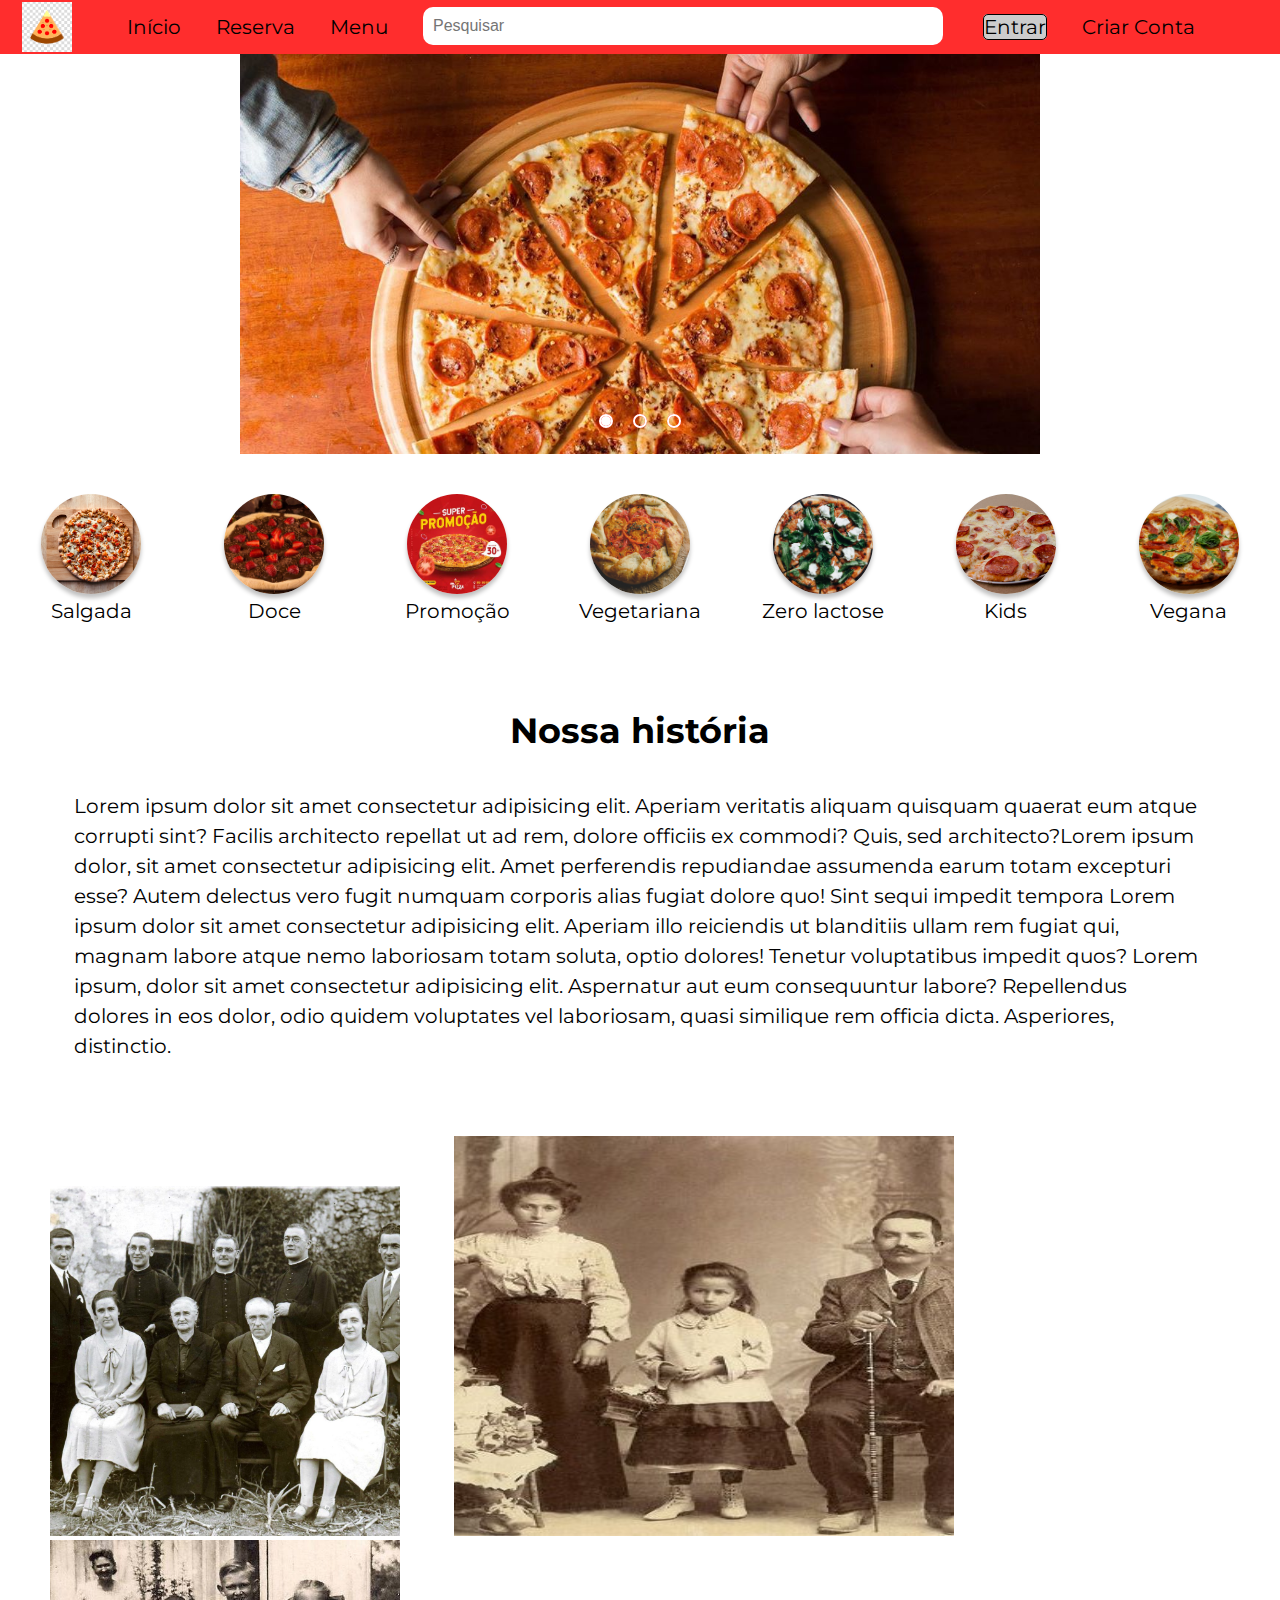
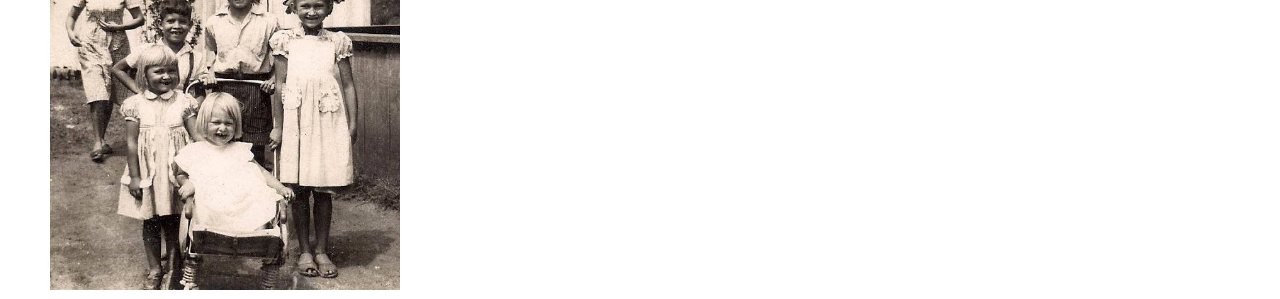
<file: Página pizzaria original/imagens/fotos-nossaHistoria/Documents/GitHub/Pizzaria/Página pizzaria/index.html>
<!DOCTYPE html>
<html lang="pt-br">
<head>
    <meta charset="UTF-8">
    <meta http-equiv="X-UA-Compatible" content="IE=edge">
    <meta name="viewport" content="width=device-width, initial-scale=1.0">
    <title>Napoli's Pizzaria</title>
    <link rel="stylesheet" href="./css/cabecalho/header.css">
    <link rel="stylesheet" href="./css/carrosel/style_carrossel.css">
    <link rel="stylesheet" href="./css/historia-pizzaria/style_historia_pizzaria.css">
    <link rel="stylesheet" href="./css/imagens-historiaPizzaria/imagem_nossaHistoria.css">
    <link rel="stylesheet" href="./css/tipos-pizza/style_tipos-pizza.css">
    <link href="https://fonts.googleapis.com/css?family=Montserrat&display=swap" rel="stylesheet">

</head>
<body>
<!-- < - Cabeçalho - > -->
    <header>
        <div class="cabecalho">
            <img src="./imagens/imagem-logo/logo-pizza.png" class="logo-pizzaria" alt="logo-pizzaria">
                <nav class="nav-header">
                    <section class="cabecalho-direita">
                        <a href="#" class="nav-a">Início</a>
                        <a href="#" class="nav-a">Reserva</a>
                        <a href="#" class="nav-a">Menu</a>
                    </section>
                        <section class="barra-pesquisa">
                            <input id="barra-type" onkeyup="procurar_pizza()" type="text" name="procurar" placeholder="Pesquisar">
                                <ol id="lista_pesquisa">
                                    <a href="#"><li class="pizzas">Pizzas Salgadas</li></a>
                                    <a href="#"><li class="pizzas">Pizzas Doces</li></a>
                                    <a href="#"><li class="pizzas">Pizza vegetariana</li></a>
                                    <a href="#"><li class="pizzas">Refrigerante</li></a>
                                    <a href="#"><li class="pizzas">Porções</li></a>
                                    <a href="#"><li class="pizzas">Sobremesa</li></a>
                                </ol>
                        </section>
    <script src="./JavaScript/cabecalho.js"></script>
            <section class="cabecalho-esquerda">
                <a href="#" class="nav-a" id="nav-a-entrar">Entrar</a>
                <a href="#" class="nav-a">Criar Conta</a>
            </section>
                </nav>
        </div>
    </header>
<!-- < - Fim cabeçalho - > -->
<main>
    <!-- Inicio carrossel -->
    <div class="slider">
        <div class="slides">
            <!-- Radio buttons -->
            <input type="radio" name="radio-btn" id="radio1">
            <input type="radio" name="radio-btn" id="radio2">
            <input type="radio" name="radio-btn" id="radio3">
            <!-- Fim Radio buttons -->

            <!-- Slide images -->
            <div class="slide first">
                <img src="./imagens/carrossel/pizza01.jpg" alt="">
            </div>
            <div class="slide">
                <img src="./imagens/carrossel/pizza02.jpg" alt="">
            </div>
            <div class="slide">
                <img src="./imagens/carrossel/pizza03.jpg" alt="">
            </div>
            <!-- Fim Slide images -->

            <!-- Nav auto -->
            <div class="nav-auto">
                <div class="auto-btn1"></div>
                <div class="auto-btn2"></div>
                <div class="auto-btn3"></div>
            </div>

        </div>

        <div class="manual-nav">
            <label class="manual-btn" for="radio1"></label>
            <label class="manual-btn" for="radio2"></label>
            <label class="manual-btn" for="radio3"></label>
        </div>

    </div>
    <!-- Fim carrossel -->

    <!-- Início - tipos de pizza-->
    <section class="container_tipos-pizza">

        <article class="tipos-pizza">
            <a class="link_tipos-pizza" href="#"><img class="imagem_tipos-pizza" src="./imagens/tipos-pizza/salgada.jpg" alt=""></a>
            <a class="link_tipos-pizza" href="#">Salgada</a>
        </article>

        <article class="tipos-pizza">
            <a class="link_tipos-pizza" href="#"><img class="imagem_tipos-pizza" src="./imagens/tipos-pizza/doce.jpg" alt=""></a>
            <a class="link_tipos-pizza" href="#">Doce</a>
        </article>

        <article class="tipos-pizza">
            <a class="link_tipos-pizza" href="#"><img class="imagem_tipos-pizza" src="./imagens/tipos-pizza/promocao.jpg" alt=""></a>
            <a class="link_tipos-pizza" href="#">Promoção</a>
        </article>

        <article class="tipos-pizza">
            <a class="link_tipos-pizza" href="#"><img class="imagem_tipos-pizza" src="./imagens/tipos-pizza/vegetariana.jpg" alt=""></a>
            <a class="link_tipos-pizza" href="#">Vegetariana</a>
        </article>

        <article class="tipos-pizza">
            <a class="link_tipos-pizza" href="#"><img class="imagem_tipos-pizza" src="./imagens/tipos-pizza/zero-lactose.jpg" alt=""></a>
            <a class="link_tipos-pizza" href="#">Zero lactose</a>
        </article>

        <article class="tipos-pizza">
            <a class="link_tipos-pizza" href="#"><img class="imagem_tipos-pizza" src="./imagens/tipos-pizza/kids.jpg" alt=""></a>
            <a class="link_tipos-pizza" href="#">Kids</a>
        </article>

        <article class="tipos-pizza">
            <a class="link_tipos-pizza" href="#"><img class="imagem_tipos-pizza" src="./imagens/tipos-pizza/vegana.jpg" alt=""></a>
            <a class="link_tipos-pizza" href="#">Vegana</a>
        </article>
    
    </section>
    <!-- Fim - tipos de pizza -->

    <!-- Início - nossa história -->
    <section class="container_historia-pizzaria">
        <h2 class="titulo_historia-pizzaria">Nossa história</h2>
        <p class="texto_historia-pizzaria">Lorem ipsum dolor sit amet consectetur adipisicing elit. Aperiam veritatis aliquam quisquam quaerat eum atque corrupti sint? Facilis architecto repellat ut ad rem, dolore officiis ex commodi? Quis, sed architecto?Lorem ipsum dolor, sit amet consectetur adipisicing elit. Amet perferendis repudiandae assumenda earum totam excepturi esse? Autem delectus vero fugit numquam corporis alias fugiat dolore quo! Sint sequi impedit tempora Lorem ipsum dolor sit amet consectetur adipisicing elit. Aperiam illo reiciendis ut blanditiis ullam rem fugiat qui, magnam labore atque nemo laboriosam totam soluta, optio dolores! Tenetur voluptatibus impedit quos? Lorem ipsum, dolor sit amet consectetur adipisicing elit. Aspernatur aut eum consequuntur labore? Repellendus dolores in eos dolor, odio quidem voluptates vel laboriosam, quasi similique rem officia dicta. Asperiores, distinctio.</p>
    </section>

<script src="./JavaScript/js-carrossel.js"></script>

            <section class="container_nossaHistoria">
                    <section class="container_imagens_nossaHistoria">
                        <img class="imagem-igual" src="./imagens/fotos-nossaHistoria/foto1.jpg" alt="imagem sobre nossa história">
                        <img class="imagem2" src="./imagens/fotos-nossaHistoria/foto2.jpg" alt="imagem sobre nossa história">
                        <img class="imagem-igual" src="./imagens/fotos-nossaHistoria/foto3.jpg" alt="imagem sobre nossa história">
                    </section>
            </section>

<!-- < - Fim nossa história - > -->
</body>
</html>
</file>
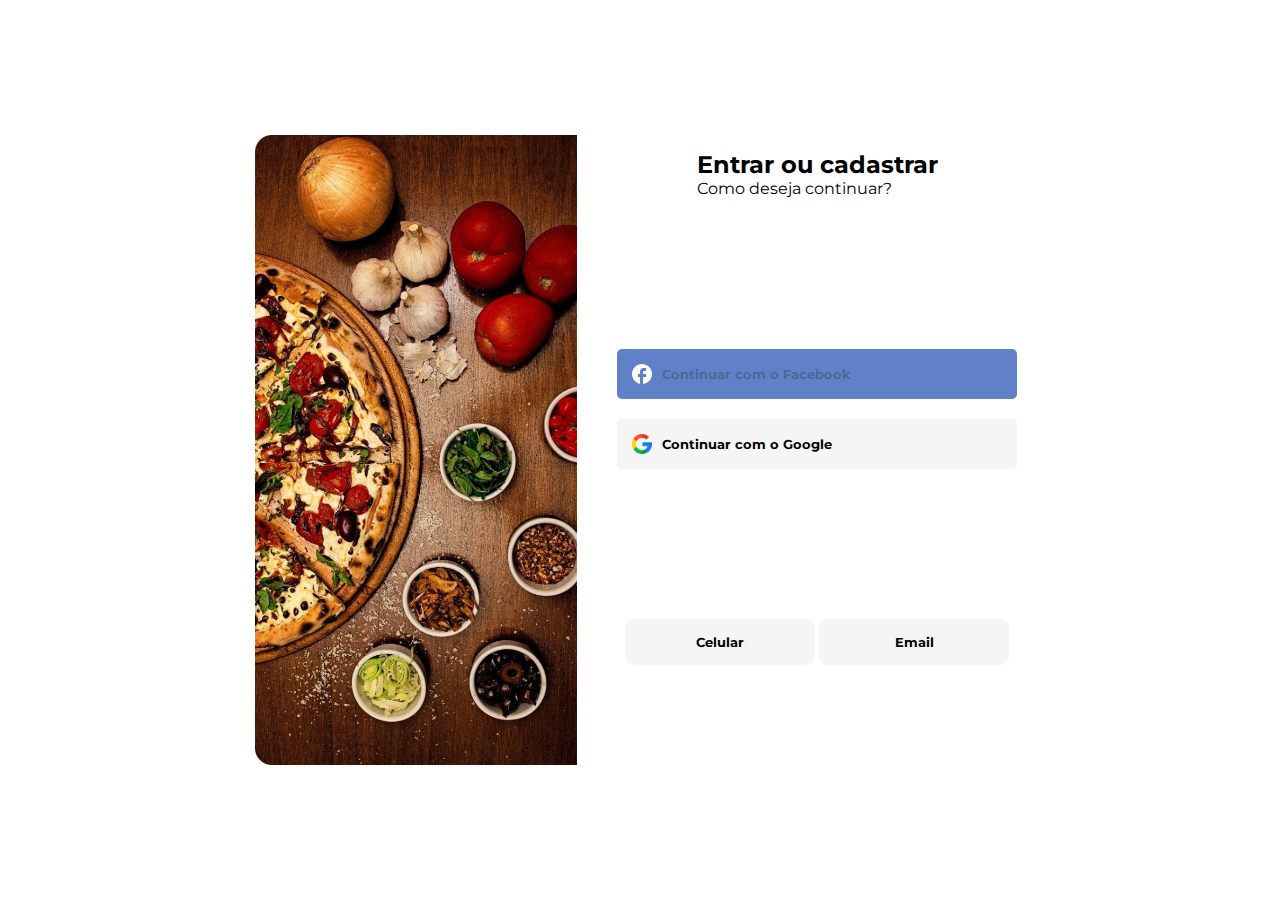
<file: Página pizzaria original/cadastro.html>
<!DOCTYPE html>
<html lang="pt-br">
<head>
    <meta charset="UTF-8">
    <meta http-equiv="X-UA-Compatible" content="IE=edge">
    <meta name="viewport" content="width=device-width, initial-scale=1.0">
    <link rel="shortcut icon" href="imagens/imagem-logo/icone-logo.ico" type="image/x-icon">
    <title>Cadastro</title>
    <link rel="stylesheet" href="./css/cadastro/style_cadastro.css">

    <link href="https://fonts.googleapis.com/css?family=Montserrat&display=swap" rel="stylesheet">
</head>

<body>
    <section class="container01_cadastro">
        <img class="img_container01" src="imagens/cadastro/banner-login.png" alt="">
        
        <section class="container02_cadastro">
            <div class="mensagem_cadastro">
                <h2>Entrar ou cadastrar</h2>
                <p>Como deseja continuar?</p>
            </div>

            <div class="continuar_cadastro">
                <button class="botao_continuar_cadastro" id="facebook">
                    <img class="icones" src="imagens/cadastro/facebook.png" alt="">
                    <p class="texto_p">Continuar com o Facebook</p>
                </button>
                <button class="botao_continuar_cadastro email-e-formas">
                    <img class="icones" src="imagens/cadastro/email.png" alt="">
                    <p class="texto_p">Continuar com o Google</p>
                </button>
            </div>
            
            <div class="forma-entrar_cadastro">
                <button class="botao_forma-entrar_cadastro email-e-formas">
                    <p>Celular</p>
                </button>
                <button class="botao_forma-entrar_cadastro email-e-formas">
                    <p>Email</p>
                </button>
            </div>

        </section>

    </section>
</body>
</html>
</file>
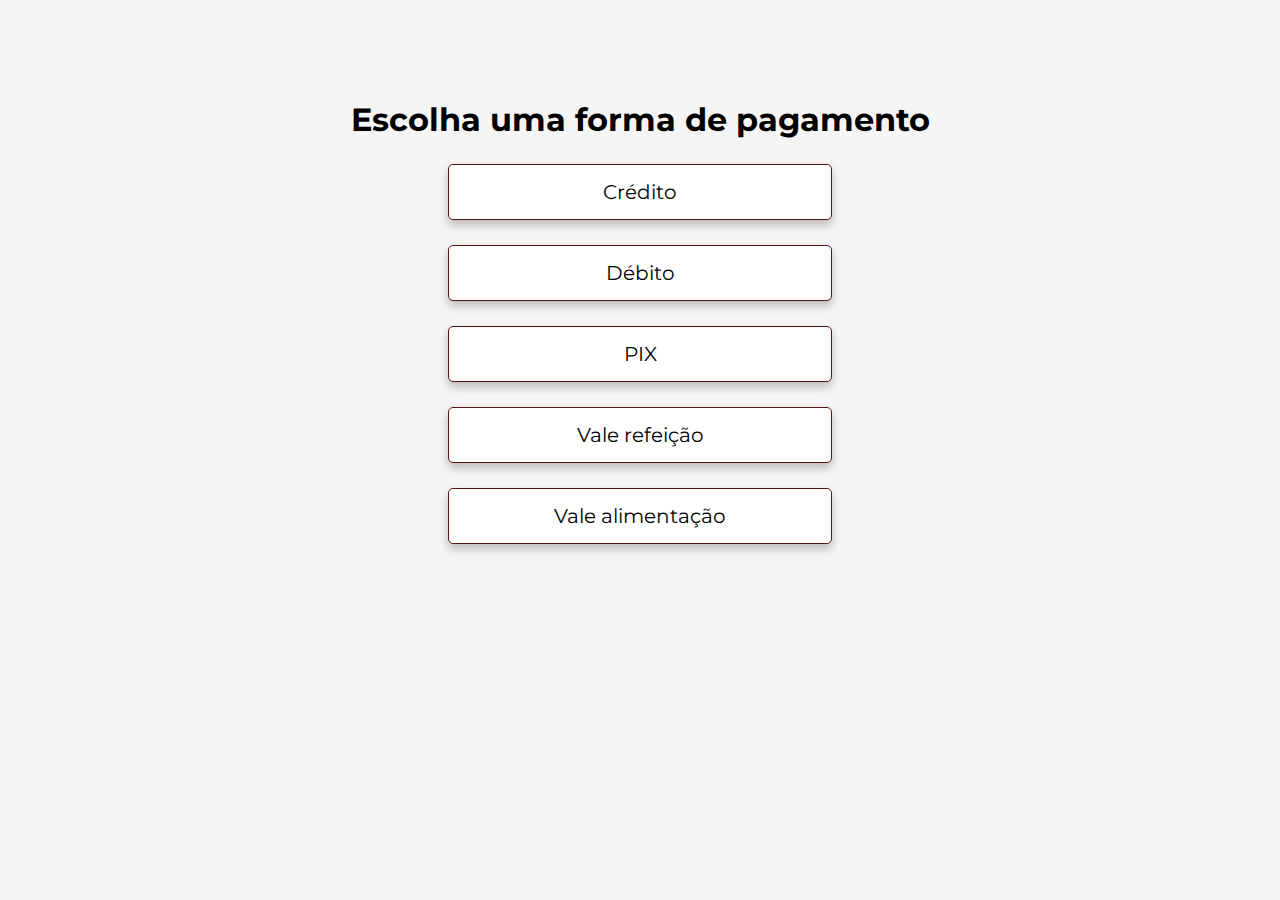
<file: Página pizzaria original/forma-pagamento.html>
<!DOCTYPE html>
<html lang="pt-br">

<head>
    <meta charset="UTF-8">
    <meta http-equiv="X-UA-Compatible" content="IE=edge">
    <meta name="viewport" content="width=device-width, initial-scale=1.0">
    <link rel="shortcut icon" href="imagens/imagem-logo/icone-logo.ico" type="image/x-icon">
    <title>Formas de pagamento</title>

    <link rel="stylesheet" href="css/forma-pagamento/style_forma-pagamento.css">

    <link href="https://fonts.googleapis.com/css?family=Montserrat&display=swap" rel="stylesheet">
</head>

<body>
    
    <main>
        <section class="container_fomas-pagamento">
            <h1 class="titulo_formas-pagamento">Escolha uma forma de pagamento</h1>
            
            <section class="container_opcoes-pagamento">
                <p class="opcao_formas-pagamento">Crédito</p>
                <p class="opcao_formas-pagamento">Débito</p>
                <p class="opcao_formas-pagamento">PIX</p>
                <p class="opcao_formas-pagamento">Vale refeição</p>
                <p class="opcao_formas-pagamento">Vale alimentação</p>
        
            </section>
    
        </section>

    </main>
    
</body>
</html>
</file>
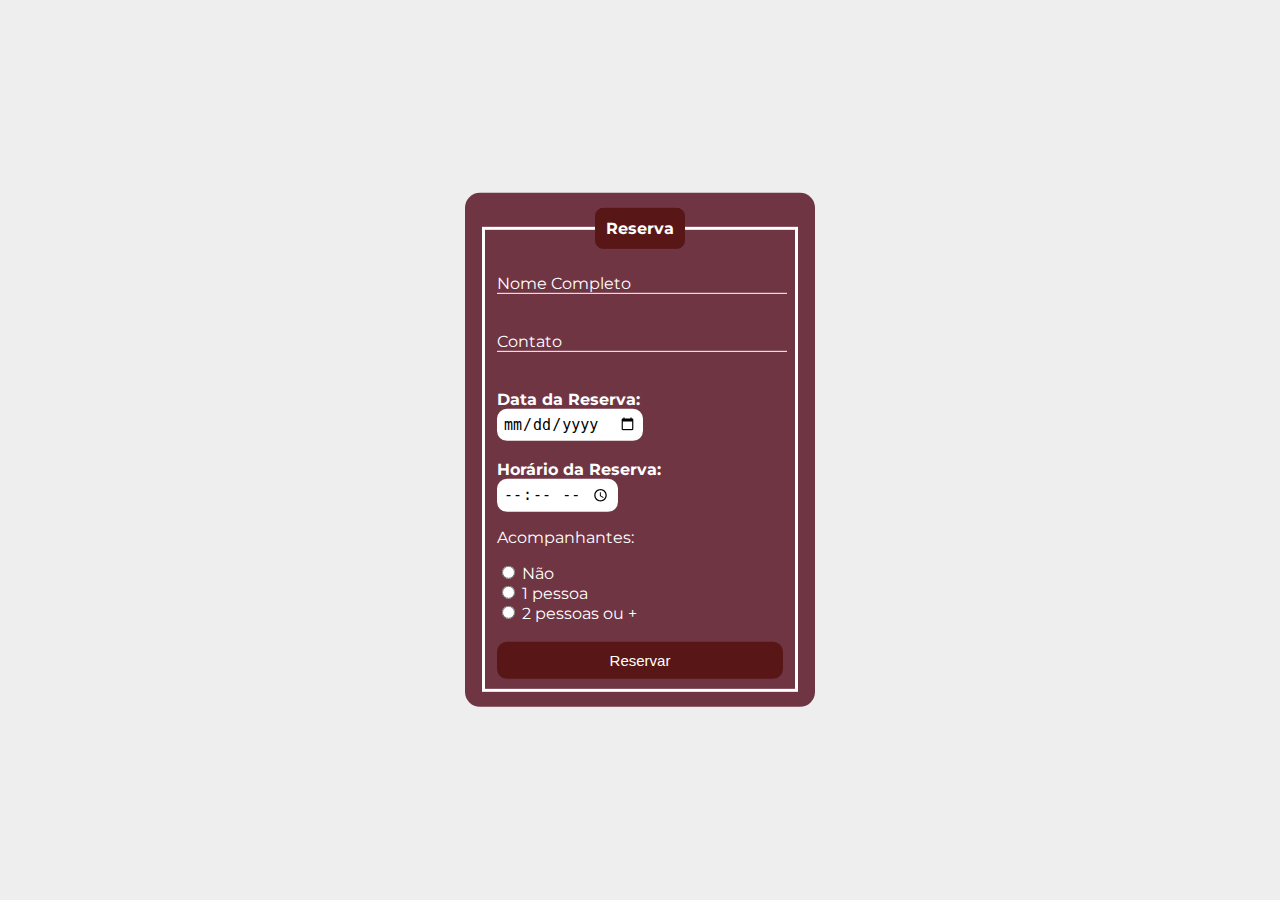
<file: Página pizzaria original/reserva.html>
<!DOCTYPE html>
<html lang="pt-br">
<head>
    <meta charset="UTF-8">
    <meta http-equiv="X-UA-Compatible" content="IE=edge">
    <meta name="viewport" content="width=device-width, initial-scale=1.0">
    <link rel="shortcut icon" href="imagens/imagem-logo/icone-logo.ico" type="image/x-icon">
    <title>Formulário de Reserva</title>
    <link rel="stylesheet" href="./css/reserva/style_reserva.css">

    <link href="https://fonts.googleapis.com/css?family=Montserrat&display=swap" rel="stylesheet">
</head>
<body>
    <!-- Início Reserva -->
    <div class="box">
        <form action="">
            <fieldset>
                <legend class="titulo_formulario">Reserva</legend>
                <br>
                <div class="inputBox">
                    <input type="text" name="nome" id="nome" class="inputUser" required>
                    <label for="nome" class="labelInput">Nome Completo</label>
                </div>
                <br><br>
                <div class="inputBox">
                    <input type="tel" name="telefone" id="telefone" class="inputUser" required>
                    <label for="telefone" class="labelInput">Contato</label>
                </div>
                <br><br>
                    <label for="dia_reserva" class="data_reserva">Data da Reserva:</label>
                    <input type="date" name="dia_reserva" id="dia_reserva" required>
                    <br><br>
                    <label for="horario_reserva" class="horario_reserva">Horário da Reserva:</label>
                    <input type="time" name="horario_reserva" id="horario_reserva" required>
                    <br>
                    <p>Acompanhantes:</p>
                    <input type="radio" id="nao" name="acompanhantes" value="Nao" required> 
                    <label for="nao">Não</label>
                    <br>
                    <input type="radio" id="pessoas1" name="acompanhantes" value="pessoas1" required> 
                    <label for="pessoas1">1 pessoa</label>
                    <br>
                    <input type="radio" id="pessoas_mais" name="acompanhantes" value="pessoas_mais" required> 
                    <label for="pessoas_mais">2 pessoas ou +</label>
                <br><br>
                <input type="submit" name="submit" id="submit" value="Reservar">
            </fieldset>
        </form>
    </div>
    <!-- Fim Reserva -->
</body>
</html>
</file>
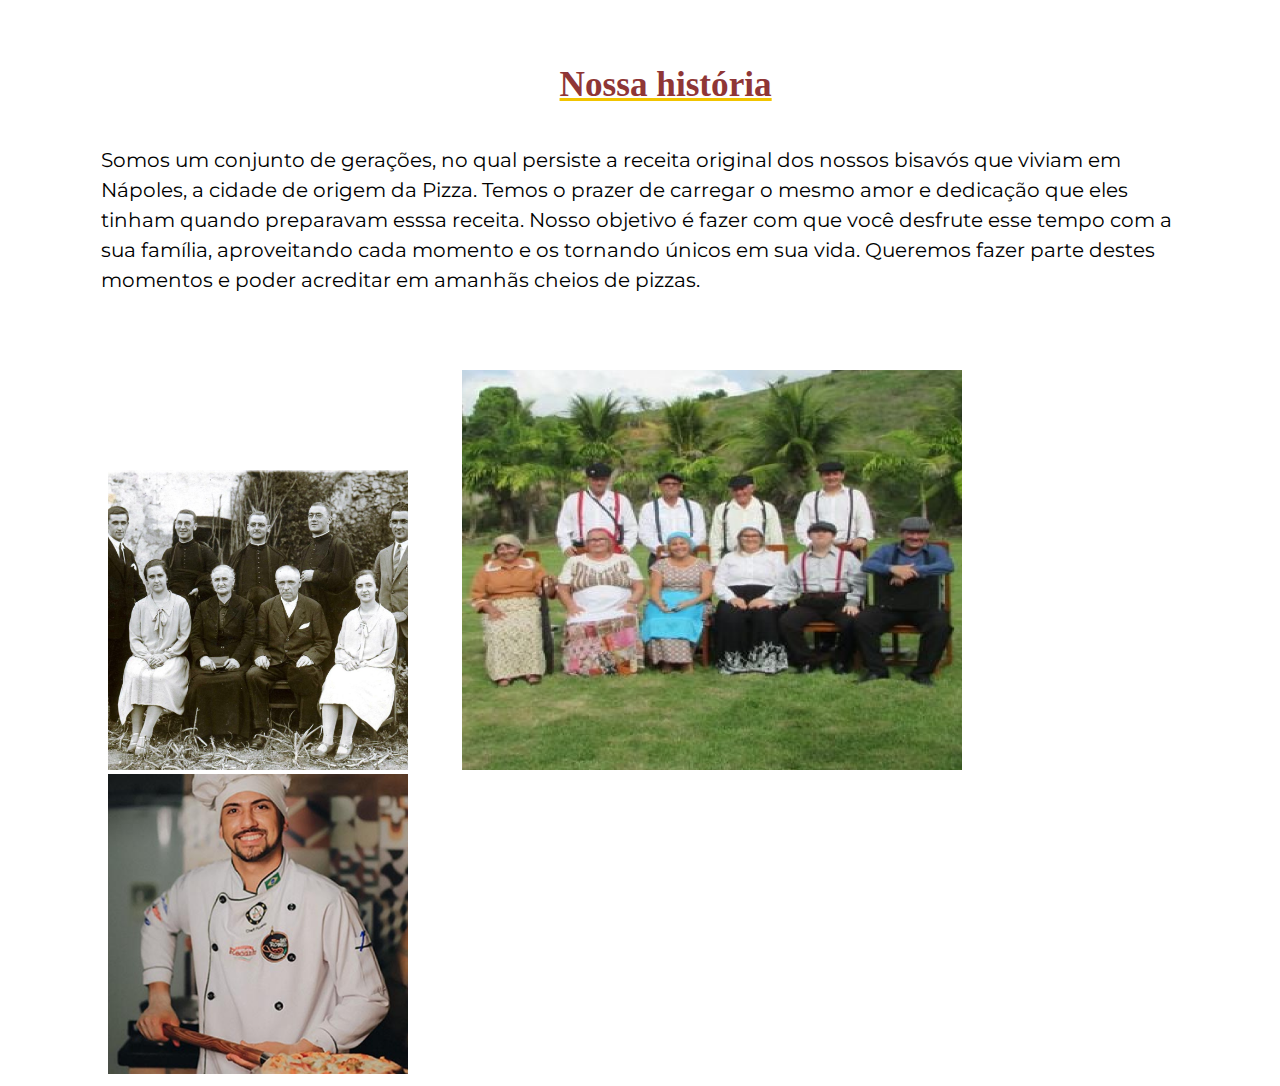
<file: Página pizzaria original/sobre.html>
<!DOCTYPE html>
<html lang="en">
<head>
    <meta charset="UTF-8">
    <meta http-equiv="X-UA-Compatible" content="IE=edge">
    <meta name="viewport" content="width=device-width, initial-scale=1.0">
    <link rel="shortcut icon" href="imagens/imagem-logo/icone-logo.ico" type="image/x-icon">
    <title>Nossa História</title>
    <link rel="stylesheet" href="./css/historia-pizzaria/style_historia_pizzaria.css">
    
    <link href="https://fonts.googleapis.com/css?family=Montserrat&display=swap" rel="stylesheet">
</head>
<body>
    <main>
          <!-- Início - nossa história -->
    <section class="container_historia-pizzaria">
        <h2 class="titulo_historia-pizzaria">Nossa história</h2>
        <p class="texto_historia-pizzaria">Somos um conjunto de gerações, no qual persiste a receita original dos nossos bisavós
            que viviam em Nápoles, a cidade de origem da Pizza. Temos o prazer de carregar o mesmo amor e dedicação que eles tinham
            quando preparavam esssa receita. Nosso objetivo é fazer com que você desfrute esse tempo com a sua família,
            aproveitando cada momento e os tornando únicos em sua vida. 
            Queremos fazer parte destes momentos e poder acreditar em amanhãs cheios de pizzas.
        </p>
    </section>


            <section class="container_nossaHistoria">
                    <section class="container_imagens_nossaHistoria">
                        <img class="imagem-igual" src="./imagens/fotos-nossaHistoria/foto1.jpg" alt="imagem sobre nossa história">
                        <img class="imagem2" src="./imagens/fotos-nossaHistoria/imagem2.png" alt="imagem sobre nossa história">
                        <img class="imagem-igual" src="./imagens/fotos-nossaHistoria/imagem3.png" alt="imagem sobre nossa história">
                    </section>
            </section>
        </main>
    
<!-- < - Fim nossa história - > -->
    </main>
</body>
</html>
</file>
<file: Página pizzaria original/imagens/fotos-nossaHistoria/Documents/GitHub/Pizzaria/Página pizzaria/css/cabecalho/header.css>
body {
    font-family: 'Montserrat', sans-serif;
    margin: 0;
}

.cabecalho {
    background: #FF2D2D;
    display: flex;
    padding: 2px;
}
.logo-pizzaria {
    padding-left: 20px;
    width: 50px;
}
.nav-header {
    align-items: center;
    display: flex;
    font-size: 20px;
    padding-left: 35px;
}

.nav-a {
    color: black;
    margin: 0 10px 0 20px;
    text-decoration: none;
}
.nav-a:hover {
    font-weight: bold;
    text-decoration: underline;
}
#nav-a-entrar {
    background: #CCCCCC;
    border: solid 1px;
    border-radius: 5px;
}
.cabecalho-esquerda {
    padding-left: 20px;
}
.cabecalho-direita {
    padding-right: 10px;
}
 /* Input */

 #barra-type {
    border: none;
    border-radius: 10px;
    color: black;
    font-size: 16px;
    margin: 0 0 5px 13px;
    margin-left: 15px;
    outline: none;
    padding: 10px;
}
input[type=text] {
    width: 500px;
}
#lista-pesquisa {
    font-size: 1.5em;
    margin-left: 90px;
    text-decoration: none;
}
.pizzas {
    color: orange;
    display: none;
    text-decoration: underline;
}
.barra-pesquisa {
display: flex;
flex-direction: column;
justify-content: space-between;
height: 40px;
}
</file>
<file: Página pizzaria original/imagens/fotos-nossaHistoria/Documents/GitHub/Pizzaria/Página pizzaria/css/carrosel/style_carrossel.css>
body{
    margin: 0;
    padding: 0;

}

.slider{
    height: 400px;
    margin: 0 auto;
    overflow: hidden;
    width: 800px;

}

.slides{
    display: flex;
    height: 400px;
    width: 400%;

}

.slides input{
    display: none;

}

.slide{
    position: relative;
    width: 25%;

}

.slide img{
    width: 800px;

}

.manual-nav{
    display: flex;
    margin-top: -40px;
    justify-content: center;
    position: absolute;
    width: 800px;

}

.manual-btn{
    border: 2px solid #FFFFFF;
    border-radius: 10px;
    cursor: pointer;
    padding: 5px;
    transition: 1s;

}

.manual-btn:not(:last-child){
    margin-right: 20px;

}

.manual-btn:hover{
    background-color: #FFFFFF;

}

#radio1:checked ~ .first{
    margin-left: 0;

}
#radio2:checked ~ .first{
    margin-left: -25%;

}
#radio3:checked ~ .first{
    margin-left: -50%;

}

.nav-auto div{
    border: 2px solid red;
    border-radius: 10px;
    cursor: pointer;
    padding: 5px;
    transition: 1s;

}

.nav-auto{
    display: flex;
    justify-content: center;
    margin-top: 360px;
    position: absolute;
    width: 800px;

}

.nav-auto div:not(:last-child){
    margin-right: 20px;

}

#radio1:checked ~ .nav-auto .auto-btn1{
    background-color: #FFFFFF;
}
#radio2:checked ~ .nav-auto .auto-btn2{
    background-color: #FFFFFF;
}
#radio3:checked ~ .nav-auto .auto-btn3{
    background-color: #FFFFFF;
}
</file>
<file: Página pizzaria original/imagens/fotos-nossaHistoria/Documents/GitHub/Pizzaria/Página pizzaria/css/historia-pizzaria/style_historia_pizzaria.css>
.container_historia-pizzaria{
    border-radius: 5px;
    height: auto;
    margin: 65px auto;
    width: 90%;
    top: 200px;

}

.titulo_historia-pizzaria{
    font-size: 2.2rem;
    text-align: center;
}

.texto_historia-pizzaria{
    font-size: 20px;
    line-height: 30px;
    margin: auto;
    padding: 10px;
    text-align: left;

}
</file>
<file: Página pizzaria original/imagens/fotos-nossaHistoria/Documents/GitHub/Pizzaria/Página pizzaria/css/imagens-historiaPizzaria/imagem_nossaHistoria.css>
.container_nossaHistoria {
    margin: 5px 0 5px 0;
}
.container_imagens_nossaHistoria {
    align-items: center;
    padding-left: 50px;
}
.imagem-igual {
    padding-right: 50px;
    width: 350px;
    height: 350px;
}
.imagem2 {
    padding-right: 50px;
    width: 500px;
    height: 400px;
}
</file>
<file: Página pizzaria original/imagens/fotos-nossaHistoria/Documents/GitHub/Pizzaria/Página pizzaria/css/tipos-pizza/style_tipos-pizza.css>
.container_tipos-pizza{
    display: flex;
    justify-content: space-around;
    height: 150px;
    margin: 40px 0 0 0 ;

}

.tipos-pizza{
    align-items: center;
    display: flex;
    flex-direction: column;
    width: 300px;
    font-size: 20px;

}

.imagem_tipos-pizza{
    border-radius: 100%;
    box-shadow:0px 4px 4px rgba(0, 0, 0, 0.25);
    width: 100px;

    transition-property: width;
    transition-duration: 0.5s;
    transition-delay: 0.1s;

}
.imagem_tipos-pizza:hover{
    width: 125px;
}

.link_tipos-pizza{
    color: #000000;
    text-decoration: none;

}
</file>
<file: Página pizzaria original/css/cadastro/style_cadastro.css>
* {
    margin: 0;
    padding: 0;
    font-family: 'Montserrat', sans-serif;
}

.container01_cadastro{
    align-items: center;
    display: flex;
    gap: 2rem;
    height: 100vh;
    justify-content: center;
}

.img_container01{
    height: 70%;
}

.container02_cadastro {
    align-items: center;
    display: flex;
    flex-direction: column;
    height: 70%;
    justify-content: space-between;
    text-align: center;
    width: 416px;
}

.mensagem_cadastro{
    text-align: left;
    margin-top: 15px;
}

.continuar_cadastro{
    display: flex;
    flex-direction: column;
    gap: 20px;
}

.icones{
    width: 20px;
}

.texto_p{
    display: flex;
    justify-content: space-between;
    margin: 0 0 0 10px;
}

#facebook{
    background: #6081C7;
    cursor: pointer;
    color: #29292954;
    font-weight: bold;
}
#facebook:hover{
    background: #4074e6;
    color: white;
    transition: 0.3s;
}

.email-e-formas{
    background: #F5F5F5;
    cursor: pointer;
    font-weight: bold;
}
.email-e-formas:hover{
    background: #c7c5c5;
    transition: 0.3s;
}
.botao_continuar_cadastro{
    padding: 15px;
    width: 400px;
    border-radius: 5px;
    border: none;
    display: flex;
    align-items: center;
}

.forma-entrar_cadastro{
    margin: 0 0 100px;
}
.botao_forma-entrar_cadastro{
   padding: 15px;
   width: 190px;
   border-radius: 9px;
   border: none;
}
</file>
<file: Página pizzaria original/css/forma-pagamento/style_forma-pagamento.css>
*{
    background: #F5F5F5;
    box-sizing: border-box;
    font-family: 'Montserrat', sans-serif;
    margin: 0;
    padding: 0;
}

.container_fomas-pagamento{
    margin: 100px auto 0;
}


.titulo_formas-pagamento{
    margin: 0 0 25px 0;

}
.titulo_formas-pagamento, .opcao_formas-pagamento{
    text-align: center;
}

.container_opcoes-pagamento{
    margin: auto;
    width: 30%;
}

.opcao_formas-pagamento{
    border: 1px solid #581616;
    box-shadow: 0 5px 10px rgb(0, 0, 0, 0.24);
    border-radius: 5px;
    background: #FFF;
    cursor: pointer;
    font-size: 20px;
    margin: 0 0 25px;
    padding: 15px; 
    transition: all;
}

.opcao_formas-pagamento:hover{
    background: #703543;
    border-radius: 10px;
    color: #FFF;
    transition: 0.3S;
}

.opcao_formas-pagamento:active{
    background: #581616;
    border-radius: 15px;

}
</file>
<file: Página pizzaria original/css/reserva/style_reserva.css>
body {
    background-color: #EEE;
    font-family: 'Montserrat', sans-serif;
}
.titulo_formulario {
    font-weight: bold;
}
.data_reserva, .horario_reserva {
    font-weight: bold;
}
.box {
    color: white;
    position: absolute;
    top: 50%;
    left: 50%;
    transform: translate(-50%, -50%);
    background-color: #703543;
    padding: 15px;
    border-radius: 15px;
    width: 25%;
}
fieldset {
    border: 3px solid white;
}
legend {
    border: 1px solid #581616;
    padding: 10px;
    text-align: center;
    background-color: #581616;
    border-radius: 8px;
}
.inputBox {
    position: relative;
}
.inputUser {
    background: none;
    border: none;
    border-bottom: 1px solid white;
    outline: none;
    color: white;
    font-size: 15px;
    width: 100%;
    letter-spacing: 2px;
}
.labelInput {
    position: absolute;
    top: 0px;
    left: 0px;
    pointer-events: none;
    transition: .5s;
}
.inputUser:focus ~ .labelInput,
inputUser:valid ~ .labelInput {
    top: -20px;
    font-size: 12px;
}
#dia_reserva {
    border: none;
    padding: 6px;
    border-radius: 10px;
    outline: none;
    font-size: 15px;
}
#horario_reserva {
    border: none;
    padding: 6px;
    border-radius: 10px;
    outline: none;
    font-size: 15px;
}
#submit {
    background: #581616;
    width: 100%;
    border: none;
    padding: 10px;
    color: white;
    font-size: 15px;
    cursor: pointer;
    border-radius: 10px;
    transition: .5s;
}
#submit:hover {
    background: #7a0b0b;

}
</file>
<file: Página pizzaria original/css/historia-pizzaria/style_historia_pizzaria.css>
body {
    font-family: 'Montserrat', sans-serif
}
.container_historia-pizzaria{
    border-radius: 5px;
    height: auto;
    margin: 65px auto;
    width: 90%;
    top: 200px;

}

.titulo_historia-pizzaria{
    font-size: 2.2rem;
    font-family: verdana;
    text-align: center;
    color: rgba(143, 54, 54, 1);
    margin: 10px;
    /* border-bottom: 3px solid rgba(241, 196, 0, 1); */
    width: 50%;
    padding-left: 300px;
    text-decoration: underline #F1C400;
}


.texto_historia-pizzaria{
    font-size: 20px;
    line-height: 30px;
    margin: auto;
    padding: 30px;
    padding-bottom: 10px;
    text-align: left;

}

/* Imagens */
.container_nossaHistoria {
    margin: 5px 0 5px 0;
}
.container_imagens_nossaHistoria {
    align-items: center;
    padding-left: 100px;
}
.imagem-igual {
    padding-right: 50px;
    width: 300px;
    height: 300px;
}
.imagem2 {
    padding-right: 50px;
    width: 500px;
    height: 400px;
}
</file>
